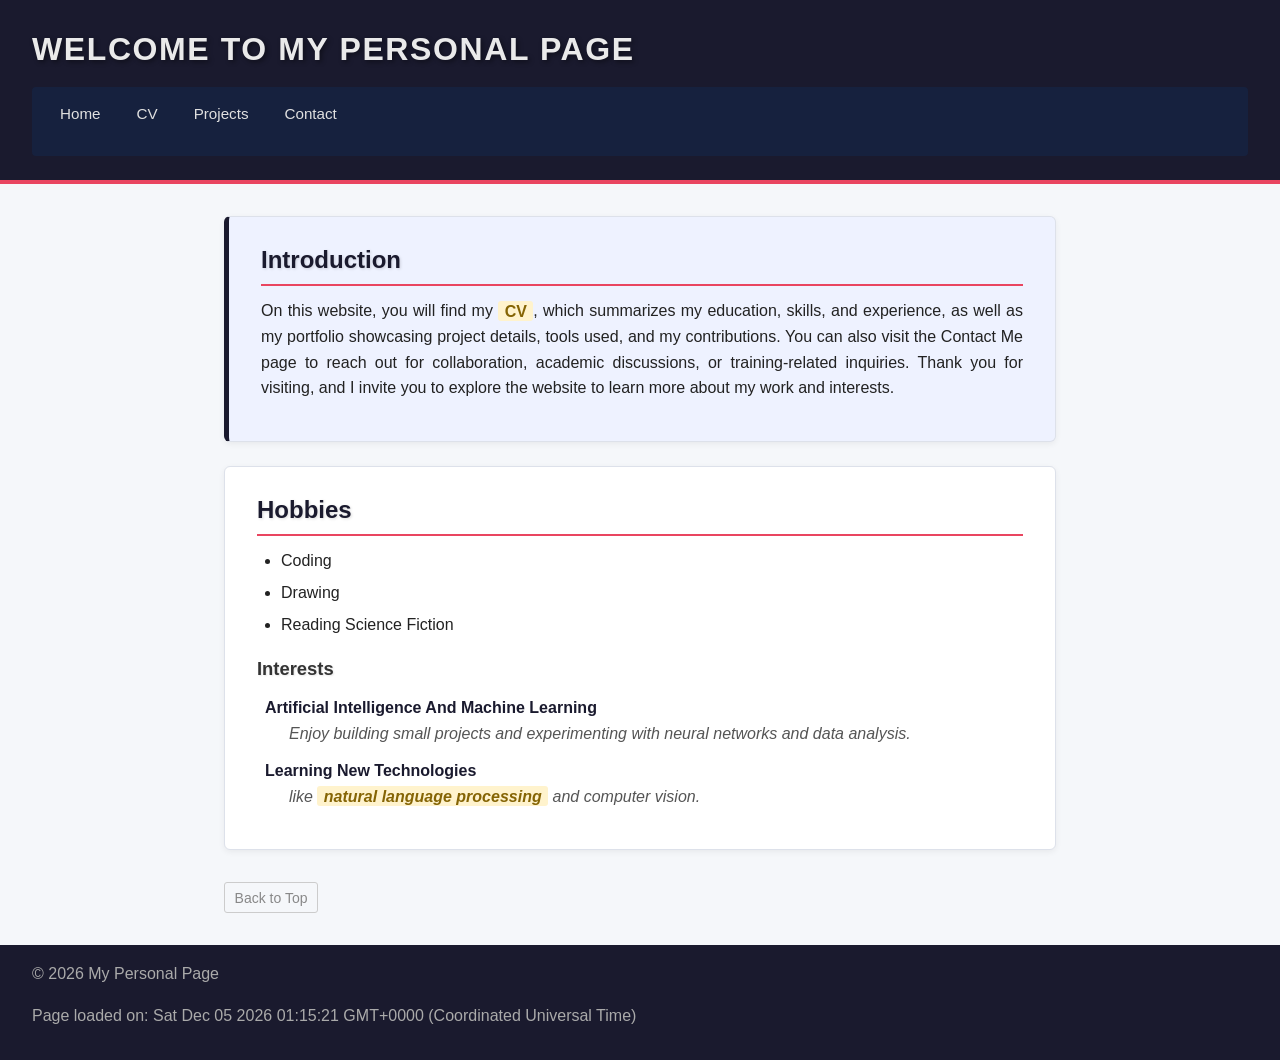
<file: index.html>
<!DOCTYPE html>
<html lang="en">
<head>
    <meta charset="UTF-8" />
    <meta name="viewport" content="width=device-width, initial-scale=1.0" />
    <title>Home</title>
    <link rel="stylesheet" href="styles.css">
</head>
<body id="top">
    <header>
        <h1>Welcome to My Personal Page</h1>
        <nav role="navigation">
            <ul>
                <li><a href="index.html">Home</a></li>
                <li><a href="cv.html">CV</a></li>
                <li><a href="projects.html">Projects</a></li>
                <li><a href="contact.html">Contact</a></li>
            </ul>
        </nav>
    </header>

    <main>
        <section id="intro">
            <h2>Introduction</h2>
            <p>On this website, you will find my <span class="highlight">CV</span>, which summarizes my education, skills, and experience, as well as my portfolio showcasing project details, tools used, and my contributions. You can also visit the Contact Me page to reach out for collaboration, academic discussions, or training-related inquiries. Thank you for visiting, and I invite you to explore the website to learn more about my work and interests.</p>
        </section>

        <section>
            <h2>Hobbies</h2>
            <ul>
                <li>Coding</li>
                <li>Drawing</li>
                <li>Reading Science Fiction</li>
            </ul>

            <h3>Interests</h3>
            <dl>
                <dt>Artificial Intelligence and Machine Learning</dt>
                <dd>Enjoy building small projects and experimenting with neural networks and data analysis.</dd>
                <dt>Learning new technologies</dt>
                <dd>like <span class="highlight">natural language processing</span> and computer vision.</dd>
            </dl>
        </section>
        <p><a href="#top">Back to Top</a></p>
    </main>

    <footer role="contentinfo">
        <p>&copy; 2026 My Personal Page</p>
    </footer>
    <script src="scripts.js"></script>
</body>
</html>
</file>
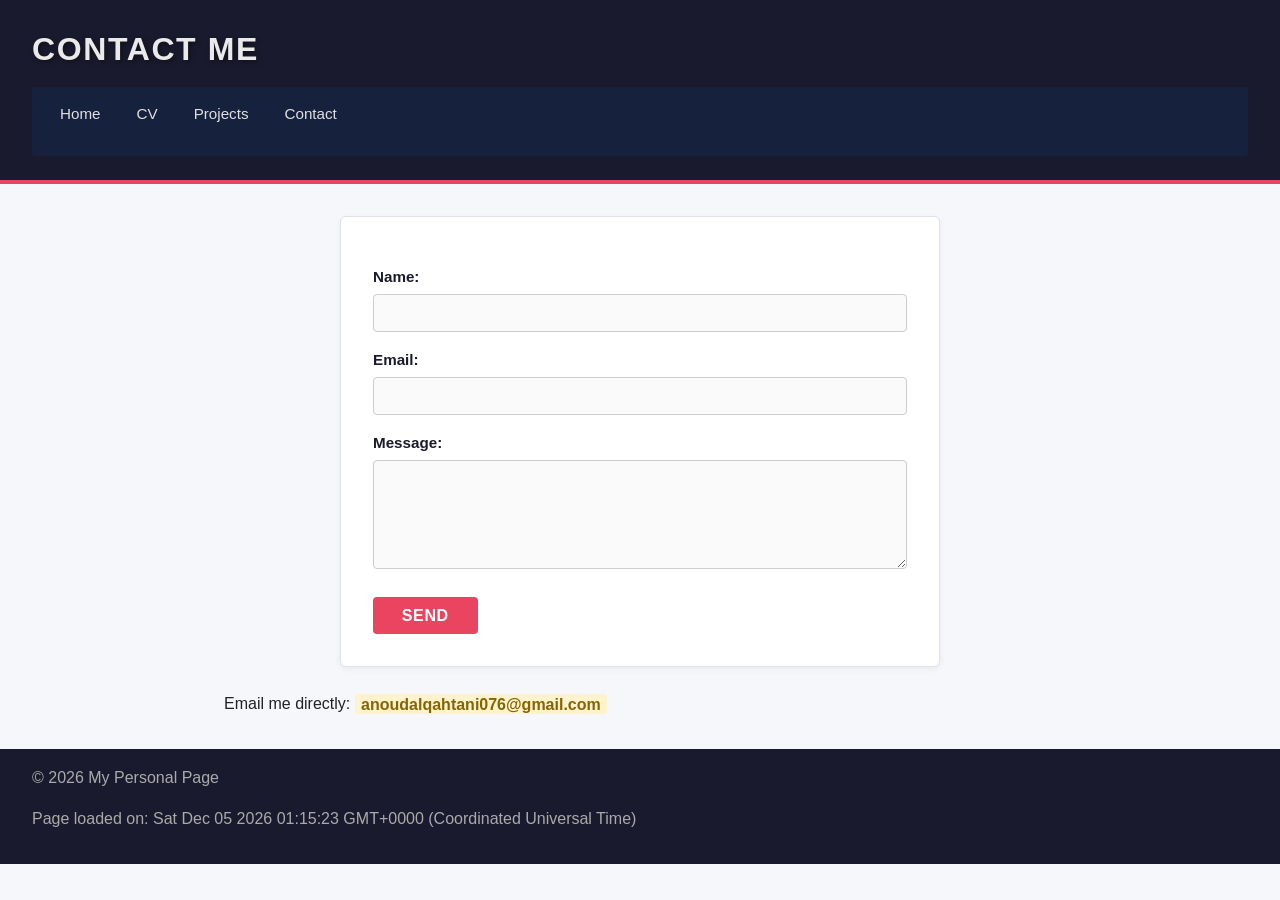
<file: contact.html>
<!DOCTYPE html>
<html lang="en">
<head>
    <meta charset="UTF-8" />
    <meta name="viewport" content="width=device-width, initial-scale=1.0" />
    <title>Contact</title>
    <link rel="stylesheet" href="styles.css">
</head>
<body id="top">
    <header>
        <h1>Contact Me</h1>
        <nav role="navigation">
            <ul>
                <li><a href="index.html">Home</a></li>
                <li><a href="cv.html">CV</a></li>
                <li><a href="projects.html">Projects</a></li>
                <li><a href="contact.html">Contact</a></li>
            </ul>
        </nav>
    </header>
    <main>
        <form action="#" method="post" onsubmit="return validateForm()">
            <label for="name">Name:</label>
            <input type="text" id="name" name="name" required />

            <label for="email">Email:</label>
            <input type="email" id="email" name="email" required />

            <label for="message">Message:</label>
            <textarea id="message" name="message" rows="5" required></textarea>

            <button type="submit">Send</button>
        </form>
        <p>Email me directly: <a href="mailto:anoudalqahtani076@gmail.com" class="highlight">anoudalqahtani076@gmail.com</a></p>
    </main>
    <footer role="contentinfo">
        <p>&copy; 2026 My Personal Page</p>
    </footer>
    <script src="scripts.js"></script>
</body>
</html>
</file>
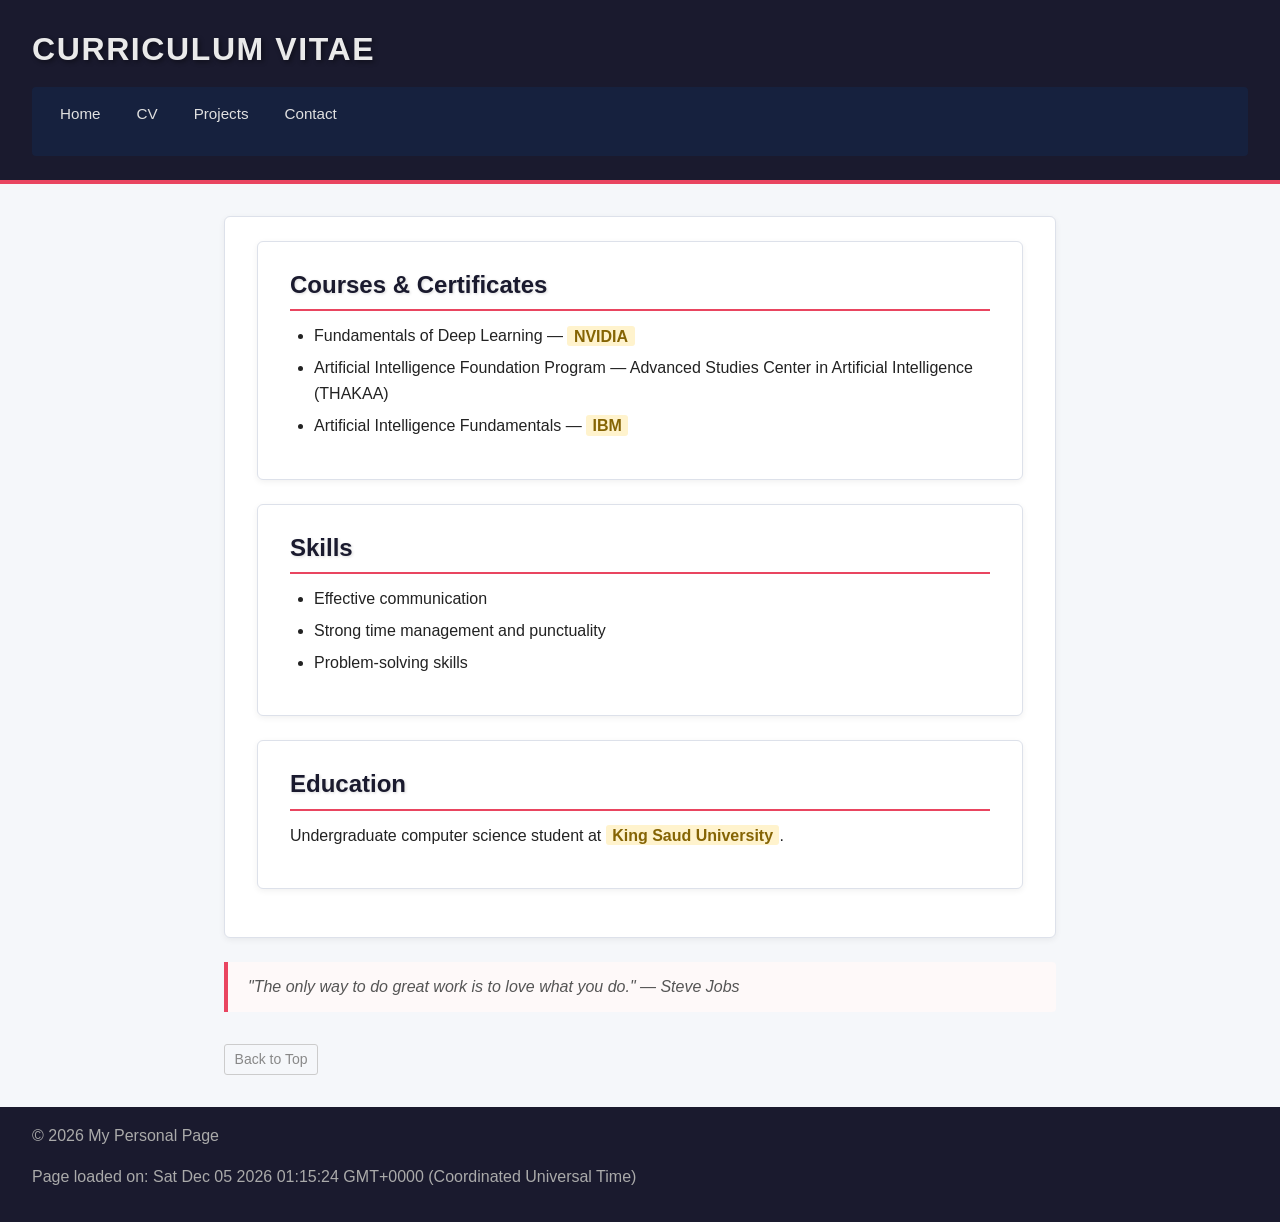
<file: cv.html>
<!DOCTYPE html>
<html lang="en">
<head>
    <meta charset="UTF-8" />
    <meta name="viewport" content="width=device-width, initial-scale=1.0" />
    <title>CV</title>
    <link rel="stylesheet" href="styles.css">
</head>
<body id="top">
    <header>
        <h1>Curriculum Vitae</h1>
        <nav role="navigation">
            <ul>
                <li><a href="index.html">Home</a></li>
                <li><a href="cv.html">CV</a></li>
                <li><a href="projects.html">Projects</a></li>
                <li><a href="contact.html">Contact</a></li>
            </ul>
        </nav>
    </header>
    <main>
        <article>
            <section>
                <h2>Courses &amp; Certificates</h2>
                <ul>
                    <li>Fundamentals of Deep Learning — <span class="highlight">NVIDIA</span></li>
                    <li>Artificial Intelligence Foundation Program — Advanced Studies Center in Artificial Intelligence (THAKAA)</li>
                    <li>Artificial Intelligence Fundamentals — <span class="highlight">IBM</span></li>
                </ul>
            </section>
            <section>
                <h2>Skills</h2>
                <ul>
                    <li>Effective communication</li>
                    <li>Strong time management and punctuality</li>
                    <li>Problem-solving skills</li>
                </ul>
            </section>
            <section>
                <h2>Education</h2>
                <p>Undergraduate computer science student at <span class="highlight">King Saud University</span>.</p>
            </section>
        </article>

        <blockquote id="mainQuote">
            "The only way to do great work is to love what you do." — Steve Jobs
        </blockquote>
        <p><a href="#top">Back to Top</a></p>
    </main>
    <footer role="contentinfo">
        <p>&copy; 2026 My Personal Page</p>
    </footer>
    <script src="scripts.js"></script>
</body>
</html>
</file>
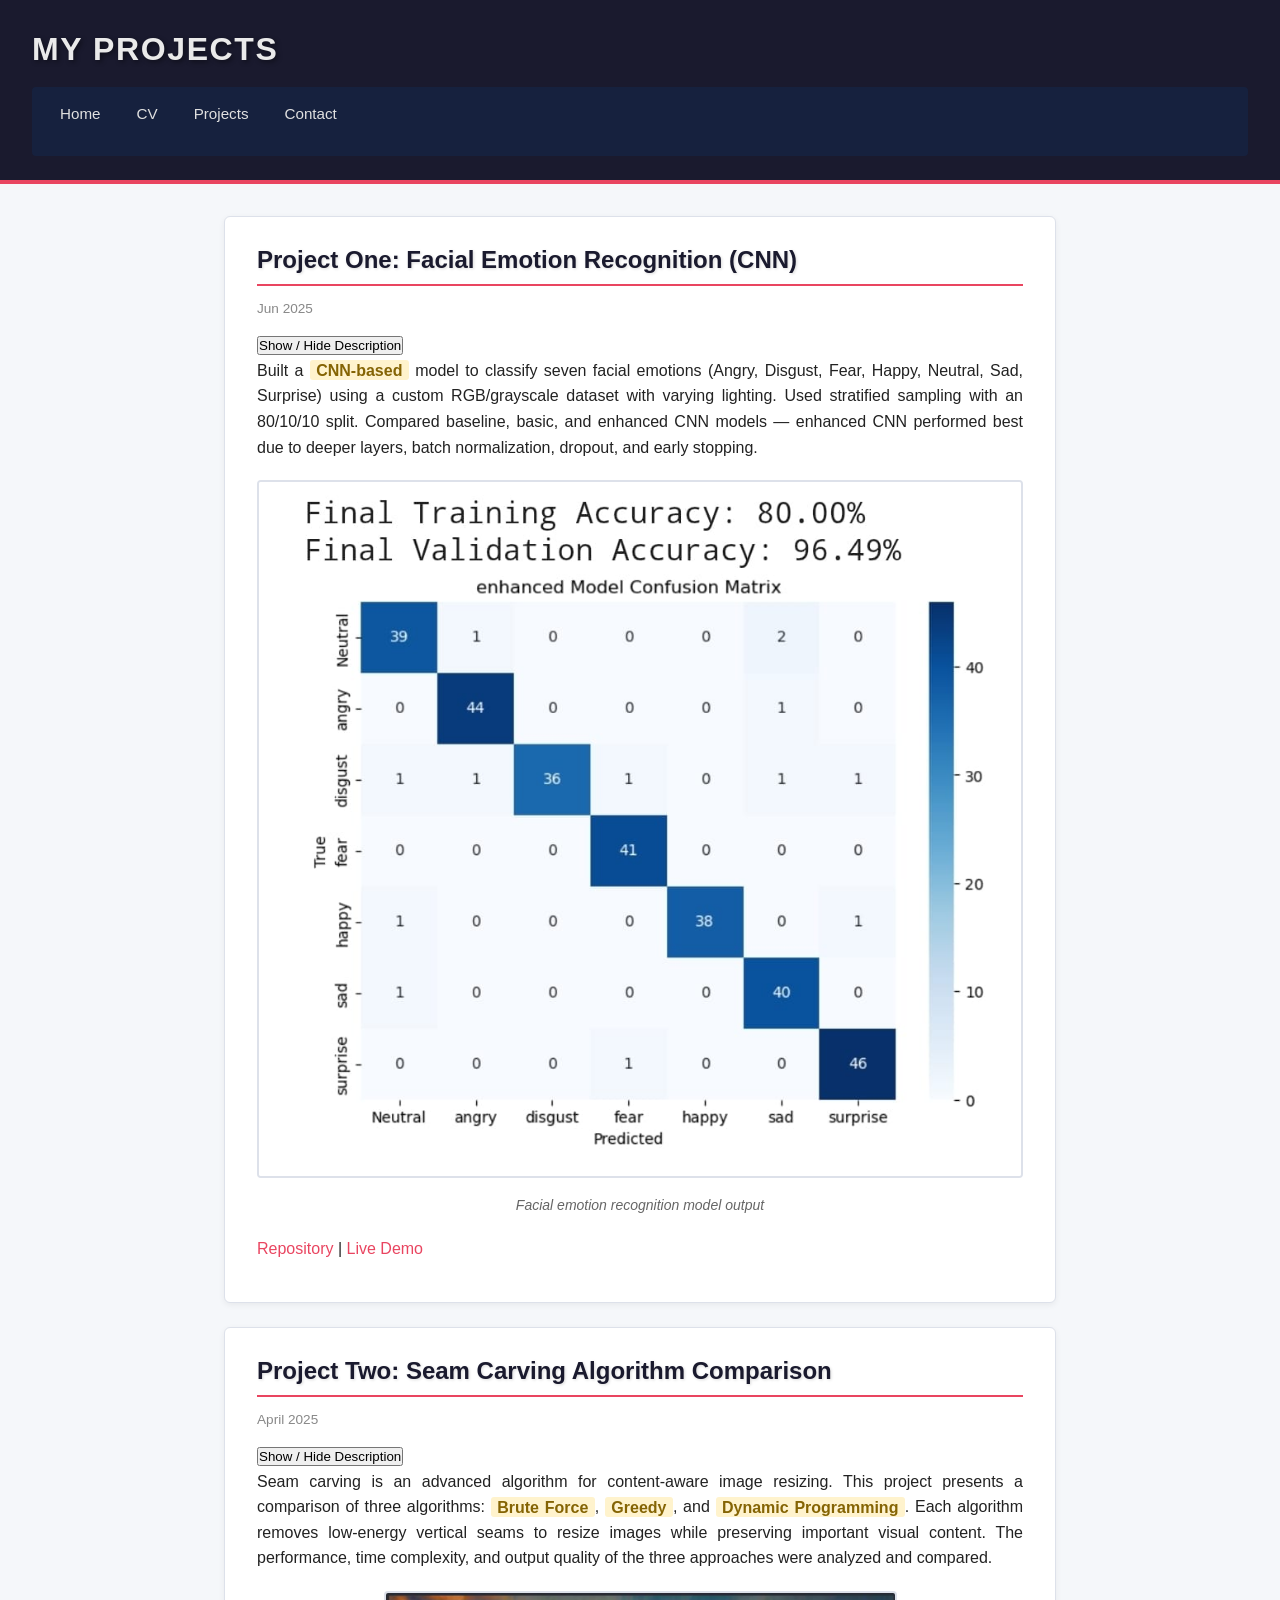
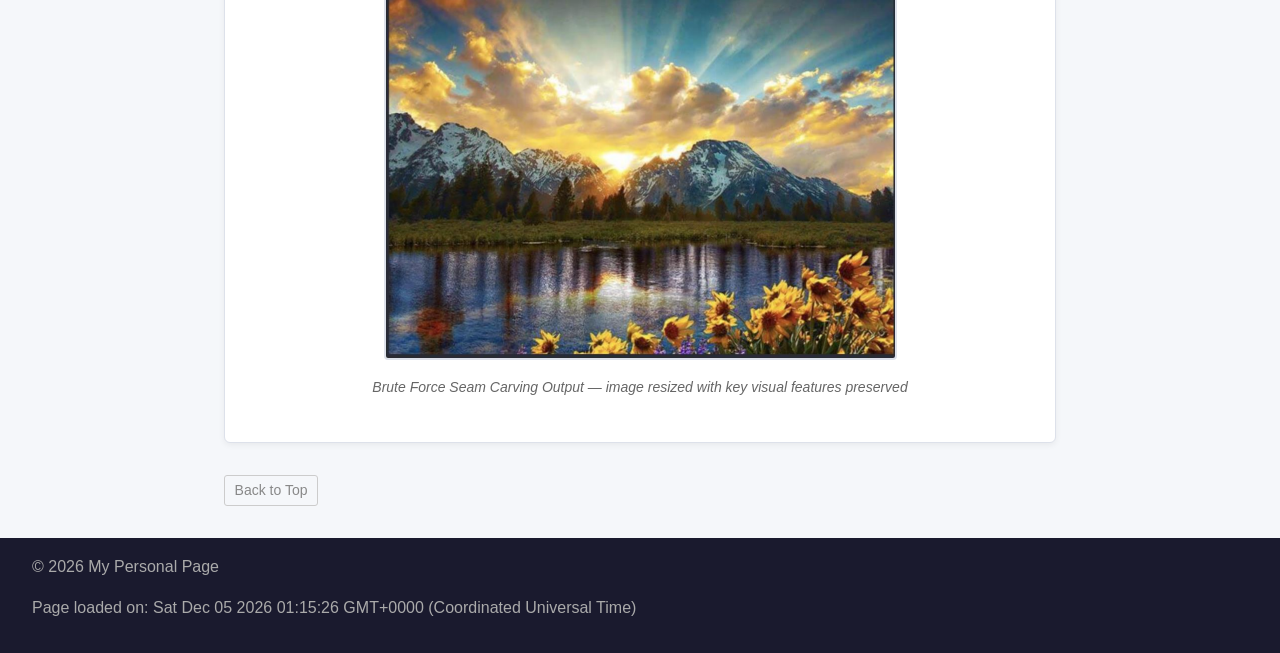
<file: projects.html>
<!DOCTYPE html>
<html lang="en">
<head>
    <meta charset="UTF-8" />
    <meta name="viewport" content="width=device-width, initial-scale=1.0" />
    <title>Projects</title>
    <link rel="stylesheet" href="styles.css">
</head>
<body id="top">
    <header>
        <h1>My Projects</h1>
        <nav role="navigation">
            <ul>
                <li><a href="index.html">Home</a></li>
                <li><a href="cv.html">CV</a></li>
                <li><a href="projects.html">Projects</a></li>
                <li><a href="contact.html">Contact</a></li>
            </ul>
        </nav>
    </header>
    <main>
        <article>
            <h2>Project One: Facial Emotion Recognition (CNN)</h2>
            <time datetime="2025-06-06">Jun 2025</time>
            <button onclick="toggleDescription('desc1')">Show / Hide Description</button>
            <p id="desc1">Built a <span class="highlight">CNN-based</span> model to classify seven facial emotions (Angry, Disgust, Fear, Happy, Neutral, Sad, Surprise) using a custom RGB/grayscale dataset with varying lighting. Used stratified sampling with an 80/10/10 split. Compared baseline, basic, and enhanced CNN models — enhanced CNN performed best due to deeper layers, batch normalization, dropout, and early stopping.</p>
            <figure>
                <img src="images/f.jpeg" alt="Screenshot of facial emotion recognition project" />
                <figcaption>Facial emotion recognition model output</figcaption>
            </figure>
            <p><a href="https://github.com/ibtihalalf/Facial-Emotion-Recognetion">Repository</a> | <a href="https://github.com/ibtihalalf/Facial-Emotion-Recognetion">Live Demo</a></p>
        </article>

        <article>
            <h2>Project Two: Seam Carving Algorithm Comparison</h2>
            <time datetime="2025-04-25">April 2025</time>
            <button onclick="toggleDescription('desc2')">Show / Hide Description</button>
            <p id="desc2">Seam carving is an advanced algorithm for content-aware image resizing. This project presents a comparison of three algorithms: <span class="highlight">Brute Force</span>, <span class="highlight">Greedy</span>, and <span class="highlight">Dynamic Programming</span>. Each algorithm removes low-energy vertical seams to resize images while preserving important visual content. The performance, time complexity, and output quality of the three approaches were analyzed and compared.</p>
            <figure>
                <img src="images/b.png" alt="Brute Force Seam Carving Output" />
                <figcaption>Brute Force Seam Carving Output — image resized with key visual features preserved</figcaption>
            </figure>
        </article>

        <p><a href="#top">Back to Top</a></p>
    </main>
    <footer role="contentinfo">
        <p>&copy; 2026 My Personal Page</p>
    </footer>
    <script src="scripts.js"></script>
</body>
</html>
</file>
<file: styles.css>
/* ============================================================
   styles.css — HW2 Personal Website
   External stylesheet linked to all pages
   ============================================================ */

/* ------ 1. Box-model reset (inheritance) ------ */
*, *::before, *::after {
    box-sizing: border-box;
    margin: 0;
    padding: 0;
}

/* ------ 2. Body — element selector ------ */
body {
    font-family: 'Segoe UI', Tahoma, Geneva, Verdana, sans-serif; /* fallback chain */
    font-size: 1rem;           /* relative unit */
    line-height: 1.6;
    color: #222;
    background-color: #f5f7fa; /* background color on body */
    min-height: 100vh;         /* vh unit */
}

/* ------ 3. Header — element selector + background ------ */
header {
    background-color: #1a1a2e;
    color: #eaeaea;
    padding: 1.5rem 2rem;      /* rem units */
    border-bottom: 4px solid #e94560;
}

/* ------ 4. h1, h2, h3 — element selectors + text-shadow ------ */
h1 {
    font-size: 2rem;
    font-weight: 700;
    text-transform: uppercase;   /* text-transform */
    letter-spacing: 0.05em;      /* em unit */
    text-shadow: 2px 2px 5px rgba(0, 0, 0, 0.45); /* text-shadow */
    margin-bottom: 0.5rem;
}

h2 {
    font-size: 1.5rem;
    font-weight: 600;
    color: #1a1a2e;
    margin-bottom: 0.75rem;
    text-shadow: 1px 1px 3px rgba(0, 0, 0, 0.15);
    border-bottom: 2px solid #e94560;
    padding-bottom: 0.3rem;
    text-align: left;
}

h3 {
    font-size: 1.15rem;
    font-weight: 600;
    color: #333;
    margin-bottom: 0.5rem;
    text-shadow: 1px 1px 2px rgba(0, 0, 0, 0.1);
}

/* ------ 5. Paragraphs — element selector ------ */
p {
    font-size: 1rem;
    margin-bottom: 1rem;
    text-align: justify;        /* text-align */
}

/* ------ 6. Navigation — element + descendant selectors ------ */
nav {
    background-color: #16213e;  /* background color on nav */
    padding: 0.5rem 0.75rem;
    margin-top: 0.75rem;
    border-radius: 4px;
}

nav ul {
    list-style-type: none;      /* list-style-type */
    list-style-position: inside;
    display: flex;
    flex-wrap: wrap;
    gap: 0.25rem;
    padding: 0;
}

nav ul li {
    margin: 0;
}

/* descendant selector: nav a */
nav a {
    color: #e0e0e0;
    text-decoration: none;      /* remove underlines from nav links */
    font-size: 0.95rem;
    font-weight: 500;
    padding: 0.4rem 1rem;
    border-radius: 3px;
    display: inline-block;
    text-transform: capitalize;
}

nav a:hover {
    background-color: #e94560;
    color: #fff;
}

/* ------ 7. Main container — box model (width, margin, padding) ------ */
main {
    max-width: 55rem;           /* rem unit */
    width: 90vw;                /* vw unit */
    margin: 2rem auto;
    padding: 0 1.5rem;
}

/* ------ 8. Section & Article — box model (border, padding, margin) ------ */
section,
article {
    background-color: #ffffff;
    border: 1px solid #dde1ea;  /* border */
    border-radius: 6px;
    padding: 1.5rem 2rem;       /* padding */
    margin-bottom: 1.5rem;      /* margin */
    box-shadow: 0 2px 6px rgba(0, 0, 0, 0.06);
}

/* ------ 9. ul / ol — element selectors + list-style ------ */
ul {
    list-style-type: disc;          /* list-style-type */
    list-style-position: outside;   /* list-style-position */
    padding-left: 1.5rem;
    margin-bottom: 1rem;
}

ol {
    list-style-type: decimal;
    list-style-position: outside;
    padding-left: 1.5rem;
    margin-bottom: 1rem;
}

ul li,
ol li {
    margin-bottom: 0.4rem;
    font-size: 1rem;
}

/* ------ 10. Definition list dl, dt, dd — element selectors ------ */
dl {
    margin-bottom: 1rem;
    padding-left: 0.5rem;
}

dt {
    font-weight: 700;
    font-style: normal;
    color: #1a1a2e;
    margin-top: 0.75rem;
    text-transform: capitalize;
}

dd {
    font-style: italic;         /* font-style */
    color: #555;
    margin-left: 1.5rem;
    margin-bottom: 0.5rem;
}

/* ------ 11. Anchor — element selector ------ */
a {
    color: #e94560;
    text-decoration: none;
}

a:hover {
    text-decoration: underline;
    color: #c0392b;
}

/* ------ 12. Blockquote ------ */
blockquote {
    border-left: 4px solid #e94560;
    padding: 0.75rem 1.25rem;
    margin: 1.5rem 0;
    font-style: italic;
    color: #555;
    background-color: #fef9f9;
    border-radius: 0 4px 4px 0;
}

/* ------ 13. Figure & img ------ */
figure {
    margin: 1.25rem 0;
    text-align: center;
}

figure img {
    max-width: 100%;
    height: auto;
    border: 2px solid #dde1ea;
    border-radius: 4px;
}

figcaption {
    font-size: 0.875rem;
    color: #666;
    margin-top: 0.5rem;
    font-style: italic;
}

/* ------ 14. time element ------ */
time {
    font-size: 0.85rem;
    color: #888;
    display: block;
    margin-bottom: 0.75rem;
}

/* ------ 15. Form elements ------ */
form {
    background-color: #ffffff;
    border: 1px solid #dde1ea;
    border-radius: 6px;
    padding: 2rem;
    max-width: 600px;
    margin: 0 auto 1.5rem;
    box-shadow: 0 2px 6px rgba(0, 0, 0, 0.06);
}

label {
    font-weight: 600;
    color: #1a1a2e;
    display: block;
    margin-top: 1rem;
    margin-bottom: 0.3rem;
    font-size: 0.95rem;
}

input[type="text"],
input[type="email"],
textarea {
    width: 100%;
    padding: 0.55rem 0.75rem;
    border: 1px solid #ccc;
    border-radius: 4px;
    font-family: inherit;       /* inheritance */
    font-size: 1rem;
    background-color: #fafafa;
}

input[type="text"]:focus,
input[type="email"]:focus,
textarea:focus {
    outline: 2px solid #e94560;
    border-color: #e94560;
    background-color: #fff;
}

button[type="submit"] {
    margin-top: 1.25rem;
    padding: 0.6rem 1.8rem;
    background-color: #e94560;
    color: #ffffff;
    border: none;
    border-radius: 4px;
    font-size: 1rem;
    font-weight: 600;
    cursor: pointer;
    text-transform: uppercase;  /* text-transform */
    letter-spacing: 0.04em;
}

button[type="submit"]:hover {
    background-color: #c0392b;
}

/* ------ 16. Footer ------ */
footer {
    background-color: #1a1a2e;
    color: #aaaaaa;
    text-align: center;         /* text-align */
    padding: 1rem 2rem;
    font-size: 0.875rem;
    margin-top: 2rem;
}

/* ------ 17. ID selector: #intro (unique element) ------ */
#intro {
    background-color: #eef2ff;
    border-left: 5px solid #1a1a2e;
    padding: 1.5rem 2rem;
}

/* ------ 18. Class selector: .highlight (reusable) ------ */
.highlight {
    background-color: #fff3cd;
    color: #856404;
    font-weight: 600;
    padding: 0.1em 0.4em;
    border-radius: 3px;
}

/* ------ 19. Back-to-top link (descendant selector) ------ */
p a[href="#top"] {
    font-size: 0.875rem;
    color: #888;
    display: inline-block;
    margin-top: 0.5rem;
    border: 1px solid #ccc;
    padding: 0.2rem 0.6rem;
    border-radius: 3px;
}

p a[href="#top"]:hover {
    background-color: #e94560;
    color: #fff;
    text-decoration: none;
    border-color: #e94560;
}

/* ------ 20. Responsive Design (relative units + media query) ------ */
@media (max-width: 600px) {
    h1 {
        font-size: 1.4rem;
    }

    h2 {
        font-size: 1.2rem;
    }

    main {
        padding: 0 0.75rem;
    }

    nav ul {
        flex-direction: column;
    }

    section,
    article {
        padding: 1rem 1.25rem;
    }

    form {
        padding: 1.25rem;
    }
}
</file>
